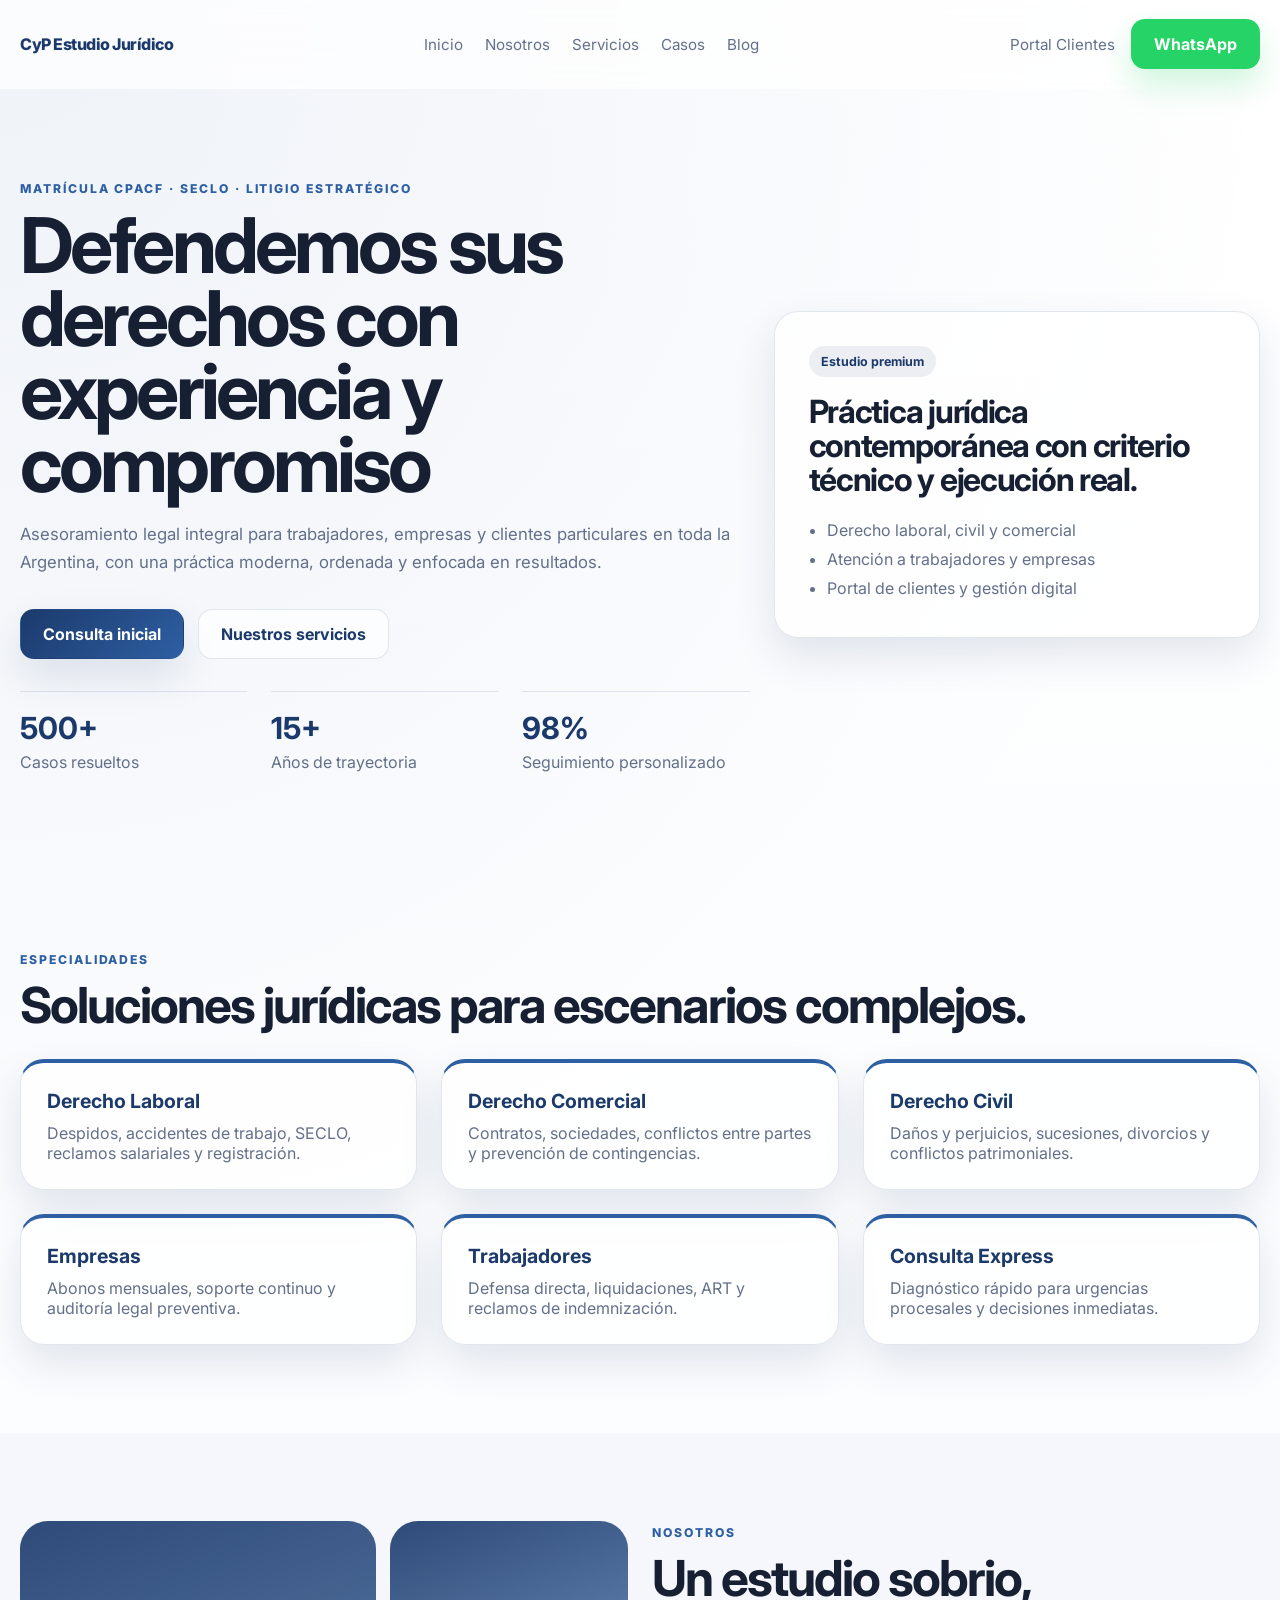
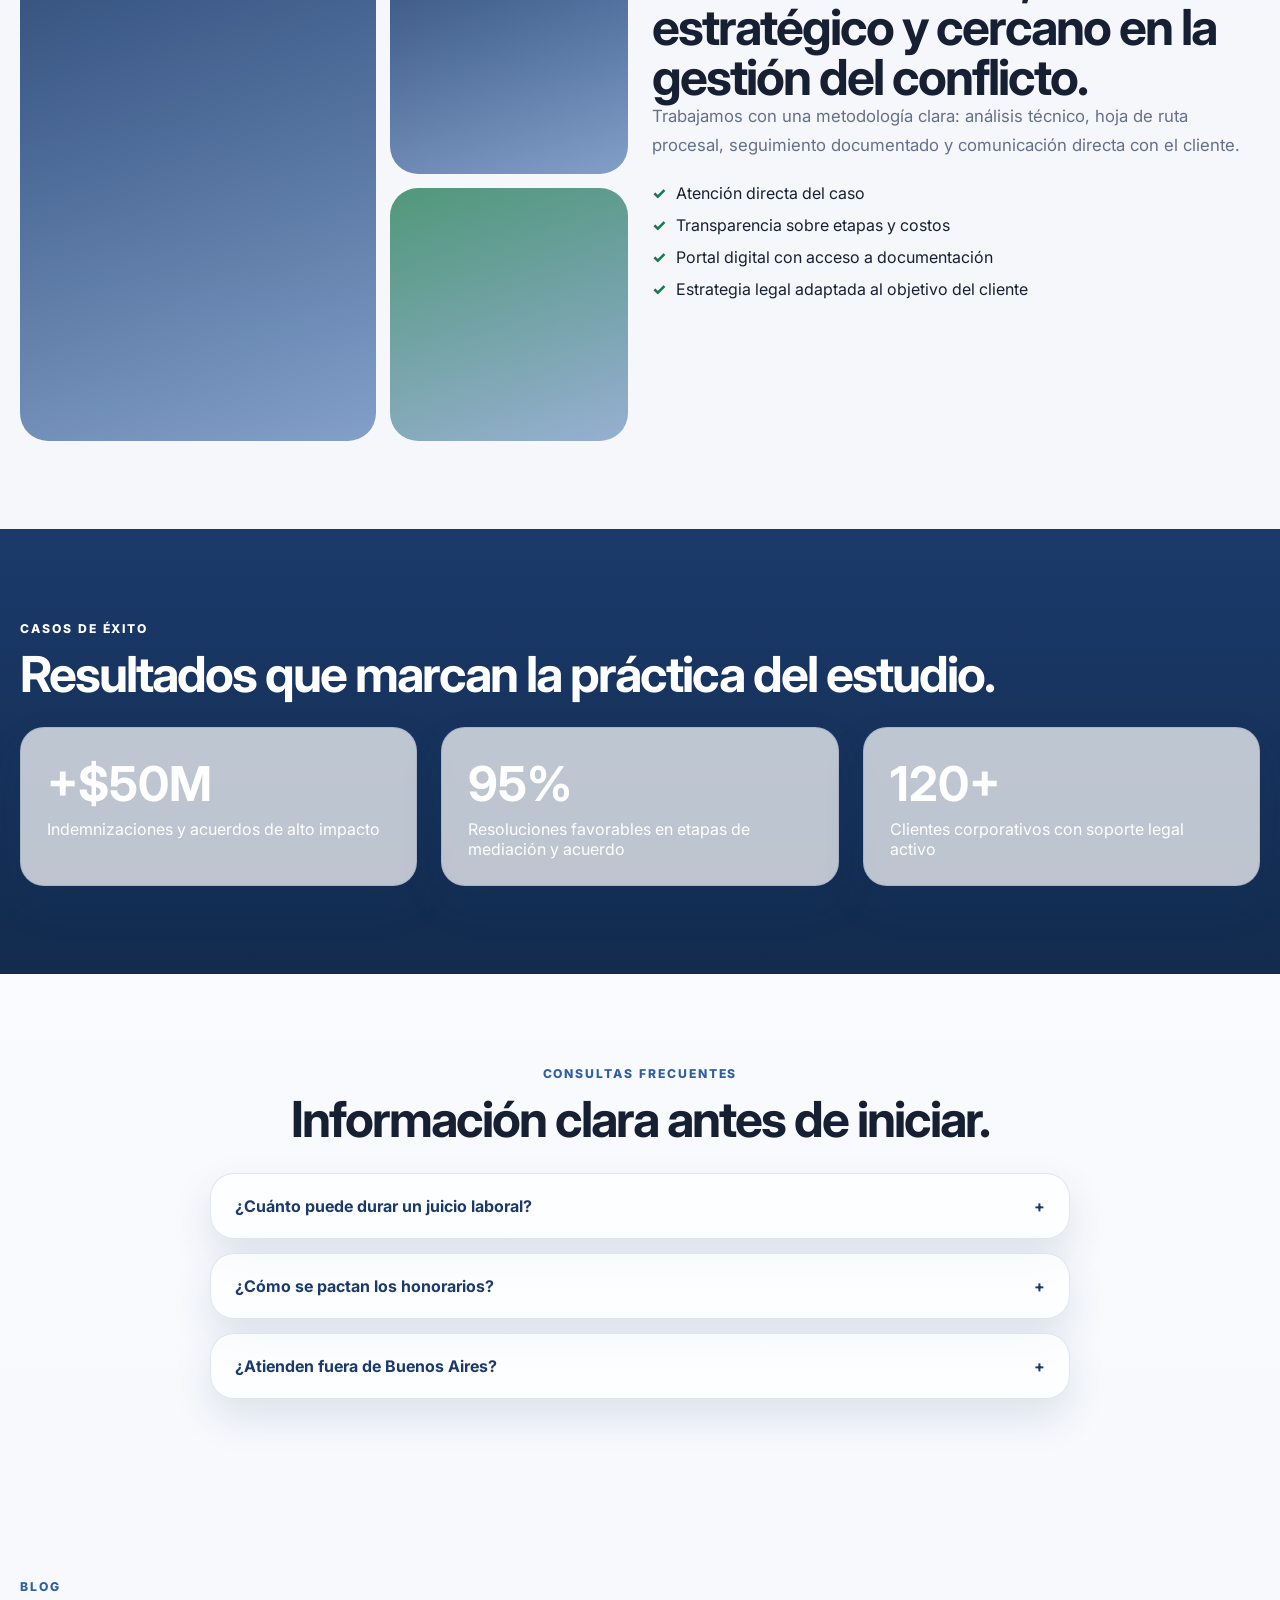
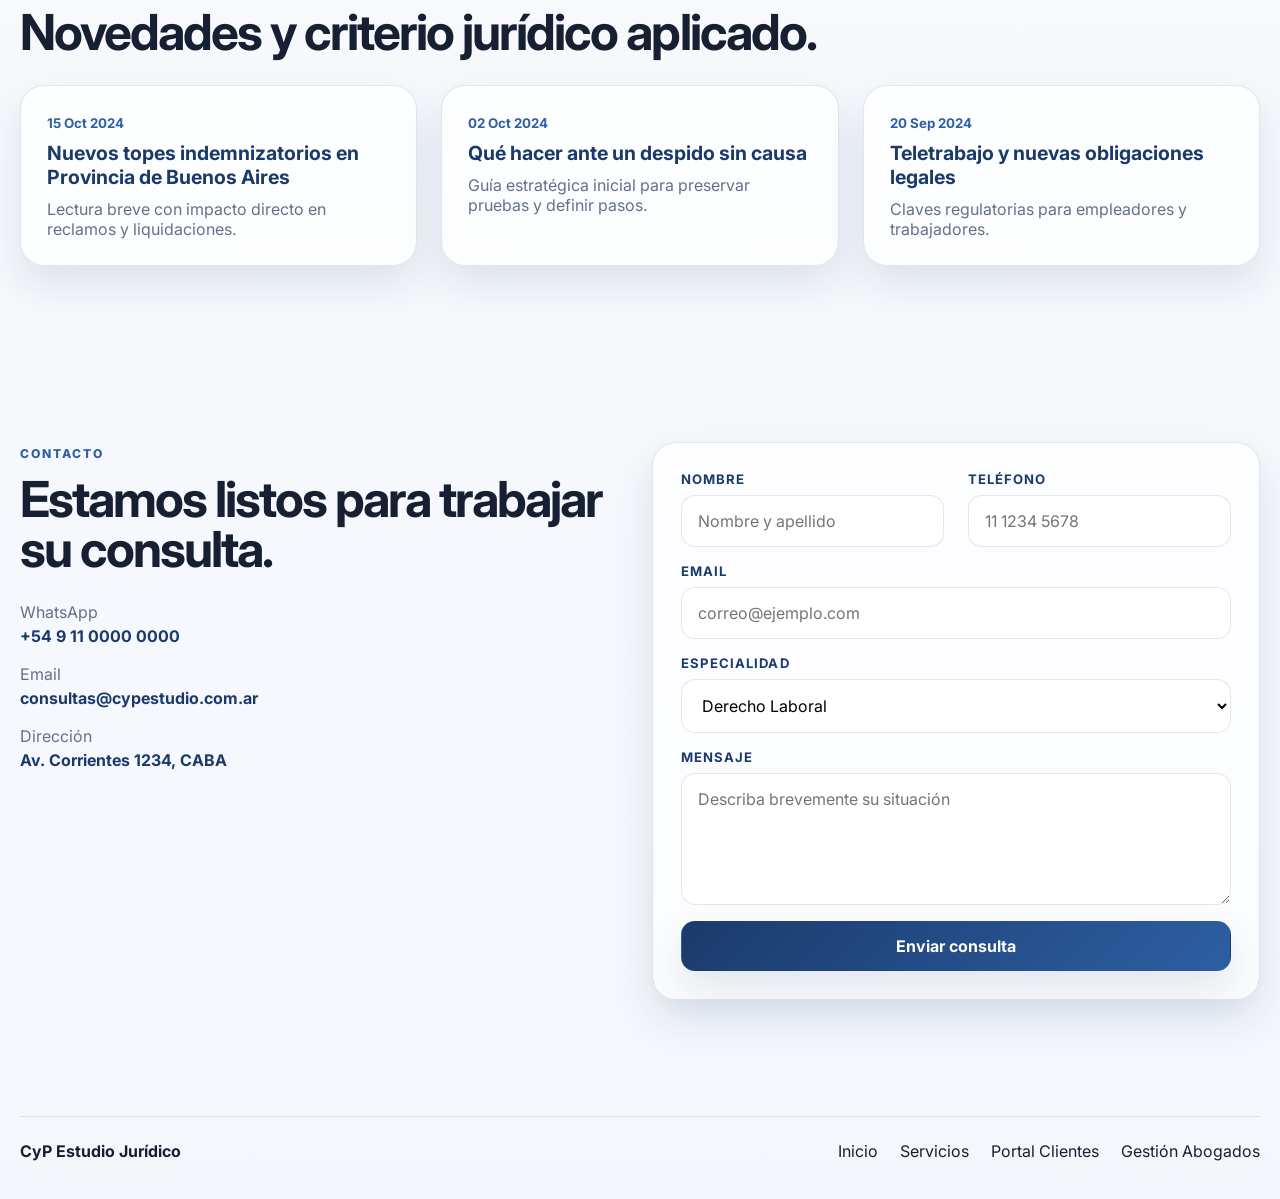
<file: index.html>
<!doctype html>
<html lang="es-AR">
  <head>
    <meta charset="UTF-8" />
    <meta name="viewport" content="width=device-width, initial-scale=1.0" />
    <title>CyP Estudio Jurídico | Excelencia Legal en Argentina</title>
    <link rel="preconnect" href="https://fonts.googleapis.com" />
    <link rel="preconnect" href="https://fonts.gstatic.com" crossorigin />
    <link href="https://fonts.googleapis.com/css2?family=Inter:wght@400;500;600;700;800&display=swap" rel="stylesheet" />
    <link rel="stylesheet" href="./styles.css" />
  </head>
  <body>
    <header class="topbar" id="topbar">
      <div class="shell topbar-inner">
        <a class="brand" href="#inicio">CyP Estudio Jurídico</a>
        <nav class="nav">
          <a href="#inicio">Inicio</a>
          <a href="#nosotros">Nosotros</a>
          <a href="#servicios">Servicios</a>
          <a href="#casos">Casos</a>
          <a href="#blog">Blog</a>
        </nav>
        <div class="topbar-actions">
          <a class="nav-link-muted" href="./portal.html">Portal Clientes</a>
          <a class="button button-whatsapp" href="https://wa.me/5491100000000">WhatsApp</a>
        </div>
      </div>
    </header>

    <main>
      <section class="hero-section" id="inicio">
        <div class="shell hero-grid">
          <div class="hero-copy">
            <span class="kicker">Matrícula CPACF · SECLO · Litigio estratégico</span>
            <h1>Defendemos sus derechos con experiencia y compromiso</h1>
            <p>Asesoramiento legal integral para trabajadores, empresas y clientes particulares en toda la Argentina, con una práctica moderna, ordenada y enfocada en resultados.</p>
            <div class="hero-actions">
              <a class="button button-primary" href="#contacto">Consulta inicial</a>
              <a class="button button-secondary" href="#servicios">Nuestros servicios</a>
            </div>
            <div class="hero-stats">
              <article><strong>500+</strong><span>Casos resueltos</span></article>
              <article><strong>15+</strong><span>Años de trayectoria</span></article>
              <article><strong>98%</strong><span>Seguimiento personalizado</span></article>
            </div>
          </div>
          <aside class="hero-panel">
            <div class="hero-panel-glass">
              <span class="panel-chip">Estudio premium</span>
              <h2>Práctica jurídica contemporánea con criterio técnico y ejecución real.</h2>
              <ul>
                <li>Derecho laboral, civil y comercial</li>
                <li>Atención a trabajadores y empresas</li>
                <li>Portal de clientes y gestión digital</li>
              </ul>
            </div>
          </aside>
        </div>
      </section>

      <section class="section section-light" id="servicios">
        <div class="shell">
          <div class="section-heading">
            <span class="kicker">Especialidades</span>
            <h2>Soluciones jurídicas para escenarios complejos.</h2>
          </div>
          <div class="services-grid">
            <article class="service-card"><h3>Derecho Laboral</h3><p>Despidos, accidentes de trabajo, SECLO, reclamos salariales y registración.</p></article>
            <article class="service-card"><h3>Derecho Comercial</h3><p>Contratos, sociedades, conflictos entre partes y prevención de contingencias.</p></article>
            <article class="service-card"><h3>Derecho Civil</h3><p>Daños y perjuicios, sucesiones, divorcios y conflictos patrimoniales.</p></article>
            <article class="service-card"><h3>Empresas</h3><p>Abonos mensuales, soporte continuo y auditoría legal preventiva.</p></article>
            <article class="service-card"><h3>Trabajadores</h3><p>Defensa directa, liquidaciones, ART y reclamos de indemnización.</p></article>
            <article class="service-card"><h3>Consulta Express</h3><p>Diagnóstico rápido para urgencias procesales y decisiones inmediatas.</p></article>
          </div>
        </div>
      </section>

      <section class="section section-muted" id="nosotros">
        <div class="shell about-grid">
          <div class="about-visual">
            <div class="portrait portrait-large"></div>
            <div class="portrait-stack">
              <div class="portrait portrait-small"></div>
              <div class="portrait portrait-small portrait-alt"></div>
            </div>
          </div>
          <div class="about-copy">
            <span class="kicker">Nosotros</span>
            <h2>Un estudio sobrio, estratégico y cercano en la gestión del conflicto.</h2>
            <p>Trabajamos con una metodología clara: análisis técnico, hoja de ruta procesal, seguimiento documentado y comunicación directa con el cliente.</p>
            <ul class="check-list">
              <li>Atención directa del caso</li>
              <li>Transparencia sobre etapas y costos</li>
              <li>Portal digital con acceso a documentación</li>
              <li>Estrategia legal adaptada al objetivo del cliente</li>
            </ul>
          </div>
        </div>
      </section>

      <section class="section section-dark" id="casos">
        <div class="shell">
          <div class="section-heading section-heading-light">
            <span class="kicker">Casos de éxito</span>
            <h2>Resultados que marcan la práctica del estudio.</h2>
          </div>
          <div class="results-grid">
            <article class="result-card"><strong>+$50M</strong><span>Indemnizaciones y acuerdos de alto impacto</span></article>
            <article class="result-card"><strong>95%</strong><span>Resoluciones favorables en etapas de mediación y acuerdo</span></article>
            <article class="result-card"><strong>120+</strong><span>Clientes corporativos con soporte legal activo</span></article>
          </div>
        </div>
      </section>

      <section class="section section-light">
        <div class="shell faq-shell">
          <div class="section-heading center">
            <span class="kicker">Consultas frecuentes</span>
            <h2>Información clara antes de iniciar.</h2>
          </div>
          <div class="faq-list">
            <article class="faq-item"><button class="faq-trigger" type="button"><span>¿Cuánto puede durar un juicio laboral?</span><span>+</span></button><div class="faq-content"><p>Depende del fuero y de la etapa, pero siempre se evalúa primero la vía más eficiente de resolución.</p></div></article>
            <article class="faq-item"><button class="faq-trigger" type="button"><span>¿Cómo se pactan los honorarios?</span><span>+</span></button><div class="faq-content"><p>Según el asunto: cuota litis, honorario fijo por etapa o abono mensual para empresas.</p></div></article>
            <article class="faq-item"><button class="faq-trigger" type="button"><span>¿Atienden fuera de Buenos Aires?</span><span>+</span></button><div class="faq-content"><p>Sí. La estructura está preparada para expedientes digitales y coordinación remota.</p></div></article>
          </div>
        </div>
      </section>

      <section class="section section-light" id="blog">
        <div class="shell">
          <div class="section-heading">
            <span class="kicker">Blog</span>
            <h2>Novedades y criterio jurídico aplicado.</h2>
          </div>
          <div class="blog-grid">
            <article class="blog-card"><small>15 Oct 2024</small><h3>Nuevos topes indemnizatorios en Provincia de Buenos Aires</h3><p>Lectura breve con impacto directo en reclamos y liquidaciones.</p></article>
            <article class="blog-card"><small>02 Oct 2024</small><h3>Qué hacer ante un despido sin causa</h3><p>Guía estratégica inicial para preservar pruebas y definir pasos.</p></article>
            <article class="blog-card"><small>20 Sep 2024</small><h3>Teletrabajo y nuevas obligaciones legales</h3><p>Claves regulatorias para empleadores y trabajadores.</p></article>
          </div>
        </div>
      </section>

      <section class="section section-contact" id="contacto">
        <div class="shell contact-grid">
          <div class="contact-copy">
            <span class="kicker">Contacto</span>
            <h2>Estamos listos para trabajar su consulta.</h2>
            <div class="contact-data">
              <div><span>WhatsApp</span><strong>+54 9 11 0000 0000</strong></div>
              <div><span>Email</span><strong>consultas@cypestudio.com.ar</strong></div>
              <div><span>Dirección</span><strong>Av. Corrientes 1234, CABA</strong></div>
            </div>
          </div>
          <form class="contact-form">
            <div class="form-row">
              <label><span>Nombre</span><input type="text" placeholder="Nombre y apellido" /></label>
              <label><span>Teléfono</span><input type="tel" placeholder="11 1234 5678" /></label>
            </div>
            <label><span>Email</span><input type="email" placeholder="correo@ejemplo.com" /></label>
            <label><span>Especialidad</span><select><option>Derecho Laboral</option><option>Derecho Comercial</option><option>Derecho Civil</option><option>Consulta General</option></select></label>
            <label><span>Mensaje</span><textarea rows="5" placeholder="Describa brevemente su situación"></textarea></label>
            <button class="button button-primary button-block" type="submit">Enviar consulta</button>
          </form>
        </div>
      </section>
    </main>

    <footer class="footer">
      <div class="shell footer-inner">
        <strong>CyP Estudio Jurídico</strong>
        <div class="footer-links">
          <a href="#inicio">Inicio</a>
          <a href="#servicios">Servicios</a>
          <a href="./portal.html">Portal Clientes</a>
          <a href="./expediente.html">Gestión Abogados</a>
        </div>
      </div>
    </footer>

    <script src="./script.js"></script>
  </body>
</html>
</file>
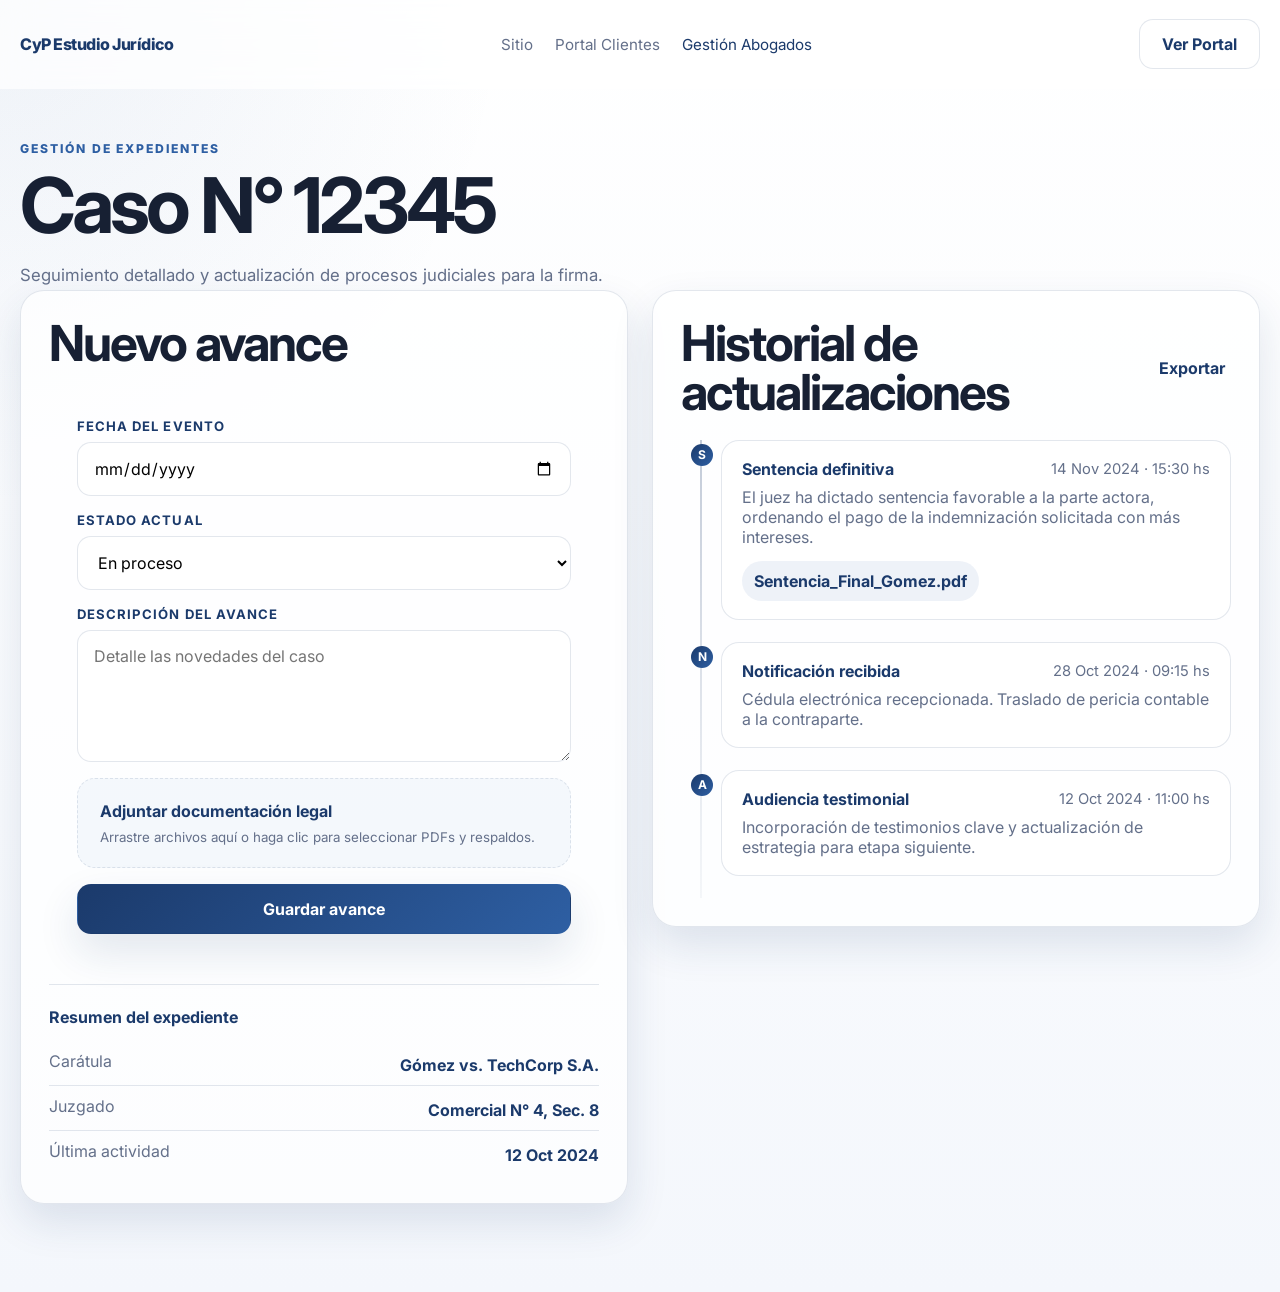
<file: expediente.html>
<!doctype html>
<html lang="es-AR">
  <head>
    <meta charset="UTF-8" />
    <meta name="viewport" content="width=device-width, initial-scale=1.0" />
    <title>CyP | Gestión de Expedientes</title>
    <link rel="preconnect" href="https://fonts.googleapis.com" />
    <link rel="preconnect" href="https://fonts.gstatic.com" crossorigin />
    <link href="https://fonts.googleapis.com/css2?family=Inter:wght@400;500;600;700;800&display=swap" rel="stylesheet" />
    <link rel="stylesheet" href="./styles.css" />
  </head>
  <body class="panel-body">
    <header class="topbar" id="topbar">
      <div class="shell topbar-inner">
        <a class="brand" href="./index.html">CyP Estudio Jurídico</a>
        <nav class="nav">
          <a href="./index.html">Sitio</a>
          <a href="./portal.html">Portal Clientes</a>
          <a href="./expediente.html" class="active">Gestión Abogados</a>
        </nav>
        <a class="button button-secondary" href="./portal.html">Ver Portal</a>
      </div>
    </header>

    <main class="shell panel-main">
      <section class="panel-header">
        <span class="kicker">Gestión de Expedientes</span>
        <h1>Caso N° 12345</h1>
        <p>Seguimiento detallado y actualización de procesos judiciales para la firma.</p>
      </section>

      <section class="management-grid">
        <aside class="management-card">
          <div class="card-heading"><h2>Nuevo avance</h2></div>
          <form class="stack-form">
            <label><span>Fecha del evento</span><input type="date" /></label>
            <label><span>Estado actual</span><select><option>En proceso</option><option>Notificado</option><option>En audiencia</option><option>Sentencia</option><option>Archivado</option></select></label>
            <label><span>Descripción del avance</span><textarea rows="5" placeholder="Detalle las novedades del caso"></textarea></label>
            <label class="dropzone">
              <input type="file" />
              <strong>Adjuntar documentación legal</strong>
              <small>Arrastre archivos aquí o haga clic para seleccionar PDFs y respaldos.</small>
            </label>
            <button class="button button-primary button-block" type="submit">Guardar avance</button>
          </form>

          <div class="summary-card">
            <h3>Resumen del expediente</h3>
            <div class="summary-row"><span>Carátula</span><strong>Gómez vs. TechCorp S.A.</strong></div>
            <div class="summary-row"><span>Juzgado</span><strong>Comercial N° 4, Sec. 8</strong></div>
            <div class="summary-row"><span>Última actividad</span><strong>12 Oct 2024</strong></div>
          </div>
        </aside>

        <section class="management-card">
          <div class="card-heading"><h2>Historial de actualizaciones</h2><button class="text-action" type="button">Exportar</button></div>
          <div class="timeline">
            <article class="timeline-item">
              <div class="timeline-icon">S</div>
              <div class="timeline-content">
                <div class="timeline-head"><strong>Sentencia definitiva</strong><span>14 Nov 2024 · 15:30 hs</span></div>
                <p>El juez ha dictado sentencia favorable a la parte actora, ordenando el pago de la indemnización solicitada con más intereses.</p>
                <div class="document-pill">Sentencia_Final_Gomez.pdf</div>
              </div>
            </article>
            <article class="timeline-item">
              <div class="timeline-icon">N</div>
              <div class="timeline-content">
                <div class="timeline-head"><strong>Notificación recibida</strong><span>28 Oct 2024 · 09:15 hs</span></div>
                <p>Cédula electrónica recepcionada. Traslado de pericia contable a la contraparte.</p>
              </div>
            </article>
            <article class="timeline-item">
              <div class="timeline-icon">A</div>
              <div class="timeline-content">
                <div class="timeline-head"><strong>Audiencia testimonial</strong><span>12 Oct 2024 · 11:00 hs</span></div>
                <p>Incorporación de testimonios clave y actualización de estrategia para etapa siguiente.</p>
              </div>
            </article>
          </div>
        </section>
      </section>
    </main>
  </body>
</html>
</file>
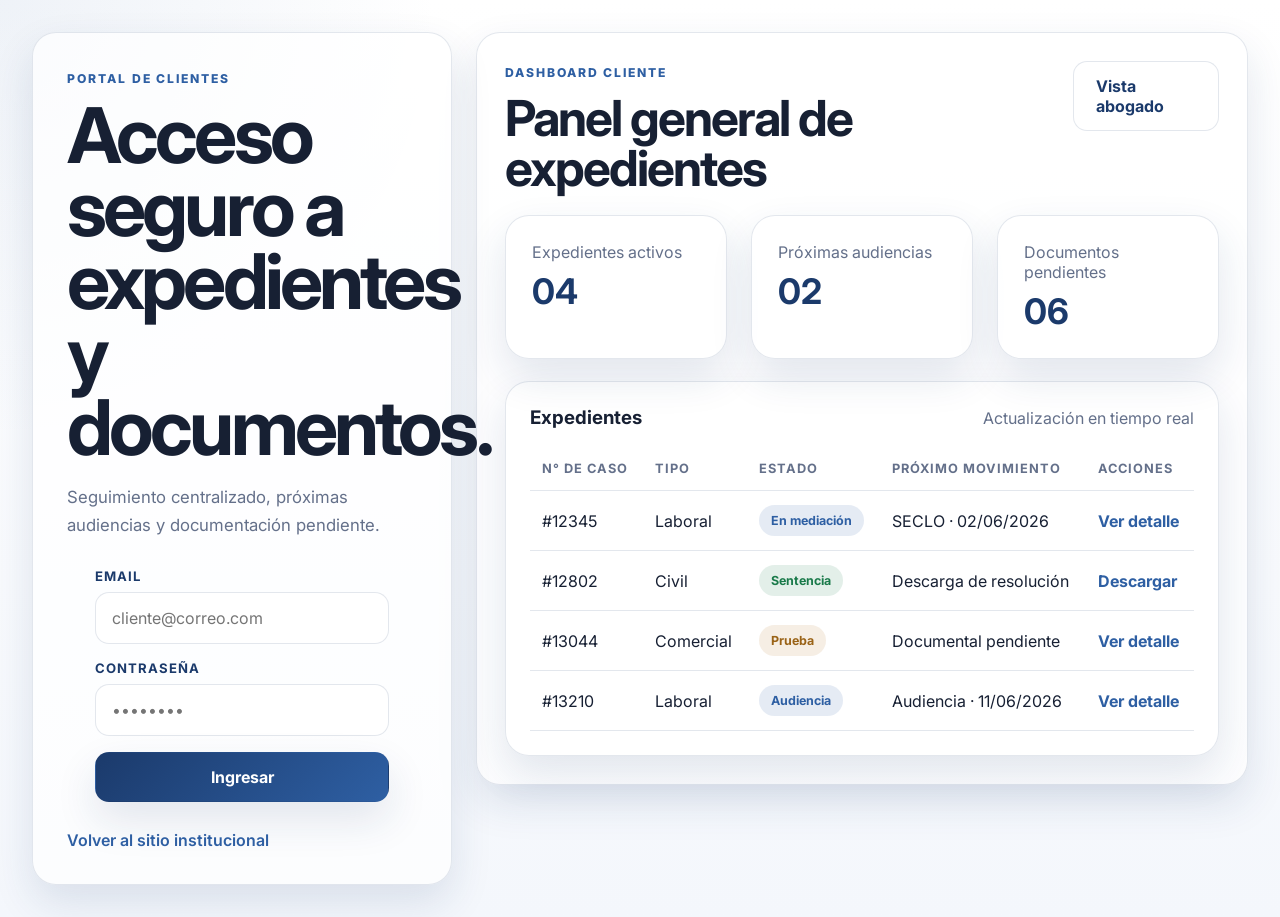
<file: portal.html>
<!doctype html>
<html lang="es-AR">
  <head>
    <meta charset="UTF-8" />
    <meta name="viewport" content="width=device-width, initial-scale=1.0" />
    <title>CyP | Portal de Clientes</title>
    <link rel="preconnect" href="https://fonts.googleapis.com" />
    <link rel="preconnect" href="https://fonts.gstatic.com" crossorigin />
    <link href="https://fonts.googleapis.com/css2?family=Inter:wght@400;500;600;700;800&display=swap" rel="stylesheet" />
    <link rel="stylesheet" href="./styles.css" />
  </head>
  <body class="portal-body">
    <main class="portal-shell">
      <section class="login-panel">
        <span class="kicker">Portal de Clientes</span>
        <h1>Acceso seguro a expedientes y documentos.</h1>
        <p>Seguimiento centralizado, próximas audiencias y documentación pendiente.</p>
        <form class="login-form">
          <label><span>Email</span><input type="email" placeholder="cliente@correo.com" /></label>
          <label><span>Contraseña</span><input type="password" placeholder="••••••••" /></label>
          <button class="button button-primary button-block" type="button">Ingresar</button>
        </form>
        <a class="back-link" href="./index.html">Volver al sitio institucional</a>
      </section>

      <section class="dashboard-panel">
        <div class="dashboard-topbar">
          <div>
            <span class="kicker">Dashboard Cliente</span>
            <h2>Panel general de expedientes</h2>
          </div>
          <a class="button button-secondary" href="./expediente.html">Vista abogado</a>
        </div>

        <div class="kpi-grid">
          <article class="kpi-card"><span>Expedientes activos</span><strong>04</strong></article>
          <article class="kpi-card"><span>Próximas audiencias</span><strong>02</strong></article>
          <article class="kpi-card"><span>Documentos pendientes</span><strong>06</strong></article>
        </div>

        <div class="table-card">
          <div class="table-card-head">
            <h3>Expedientes</h3>
            <span>Actualización en tiempo real</span>
          </div>
          <div class="table-wrap">
            <table>
              <thead>
                <tr><th>N° de Caso</th><th>Tipo</th><th>Estado</th><th>Próximo movimiento</th><th>Acciones</th></tr>
              </thead>
              <tbody>
                <tr><td>#12345</td><td>Laboral</td><td><span class="status-pill status-blue">En mediación</span></td><td>SECLO · 02/06/2026</td><td><a href="./expediente.html">Ver detalle</a></td></tr>
                <tr><td>#12802</td><td>Civil</td><td><span class="status-pill status-green">Sentencia</span></td><td>Descarga de resolución</td><td><a href="./expediente.html">Descargar</a></td></tr>
                <tr><td>#13044</td><td>Comercial</td><td><span class="status-pill status-amber">Prueba</span></td><td>Documental pendiente</td><td><a href="./expediente.html">Ver detalle</a></td></tr>
                <tr><td>#13210</td><td>Laboral</td><td><span class="status-pill status-blue">Audiencia</span></td><td>Audiencia · 11/06/2026</td><td><a href="./expediente.html">Ver detalle</a></td></tr>
              </tbody>
            </table>
          </div>
        </div>
      </section>
    </main>
  </body>
</html>
</file>
<file: styles.css>
:root {
  --primary: #1b3a6b;
  --secondary: #2e5fa3;
  --success: #1a7a4a;
  --whatsapp: #25d366;
  --bg: #f4f7fc;
  --white: #ffffff;
  --text: #172033;
  --muted: #64708a;
  --line: rgba(27, 58, 107, 0.12);
  --glass: rgba(255, 255, 255, 0.72);
  --shadow: 0 18px 42px rgba(27, 58, 107, 0.12);
  --radius: 24px;
}

* { box-sizing: border-box; }
html { scroll-behavior: smooth; }
body {
  margin: 0;
  font-family: "Inter", sans-serif;
  color: var(--text);
  background: radial-gradient(circle at top left, rgba(46, 95, 163, 0.08), transparent 28%), linear-gradient(180deg, #ffffff 0%, var(--bg) 100%);
}
h1, h2, h3, p { margin: 0; }
a { color: inherit; text-decoration: none; }
button, input, select, textarea { font: inherit; }
.shell { width: min(1240px, calc(100% - 32px)); margin: 0 auto; }

.topbar {
  position: sticky;
  top: 0;
  z-index: 40;
  backdrop-filter: blur(16px);
  background: rgba(255, 255, 255, 0.72);
  border-bottom: 1px solid transparent;
  transition: box-shadow 160ms ease, border-color 160ms ease;
}
.topbar.is-scrolled { box-shadow: 0 12px 30px rgba(27, 58, 107, 0.08); border-color: var(--line); }
.topbar-inner {
  min-height: 88px;
  display: flex;
  align-items: center;
  justify-content: space-between;
  gap: 24px;
}
.brand { font-weight: 800; color: var(--primary); letter-spacing: -0.03em; }
.nav, .topbar-actions, .hero-actions, .footer-links, .timeline-head, .card-heading { display: flex; align-items: center; }
.nav, .footer-links { gap: 22px; }
.nav a, .nav-link-muted { color: var(--muted); font-size: 0.95rem; }
.nav a:hover, .nav a.active, .nav-link-muted:hover { color: var(--primary); }
.topbar-actions { gap: 16px; }

.button {
  display: inline-flex;
  align-items: center;
  justify-content: center;
  padding: 14px 22px;
  border-radius: 14px;
  font-weight: 700;
  border: 1px solid transparent;
  transition: transform 150ms ease, box-shadow 150ms ease;
}
.button:hover { transform: translateY(-1px); }
.button-primary { color: var(--white); background: linear-gradient(135deg, var(--primary), var(--secondary)); box-shadow: var(--shadow); }
.button-secondary { color: var(--primary); background: rgba(255, 255, 255, 0.7); border-color: var(--line); }
.button-whatsapp { color: var(--white); background: var(--whatsapp); box-shadow: 0 16px 32px rgba(37, 211, 102, 0.22); }
.button-block { width: 100%; }

.kicker {
  display: inline-block;
  margin-bottom: 14px;
  font-size: 0.76rem;
  font-weight: 800;
  text-transform: uppercase;
  letter-spacing: 0.16em;
  color: var(--secondary);
}

.hero-section, .section, .panel-main { padding: 88px 0; }
.hero-grid, .about-grid, .contact-grid, .management-grid, .portal-shell, .services-grid, .results-grid, .blog-grid, .hero-stats, .kpi-grid, .form-row {
  display: grid;
  gap: 24px;
}
.hero-grid { grid-template-columns: minmax(0, 1.2fr) minmax(320px, 0.8fr); align-items: center; }
.hero-copy h1, .panel-header h1, .login-panel h1 {
  font-size: clamp(3rem, 6vw, 5.2rem);
  line-height: 0.95;
  letter-spacing: -0.05em;
  margin-bottom: 18px;
}
.hero-copy > p, .about-copy p, .login-panel p, .panel-header p { color: var(--muted); line-height: 1.7; font-size: 1.05rem; }
.hero-actions { gap: 14px; flex-wrap: wrap; margin: 32px 0; }
.hero-stats { grid-template-columns: repeat(3, minmax(0, 1fr)); }
.hero-stats article { padding: 18px 0 0; border-top: 1px solid var(--line); }
.hero-stats strong { display: block; margin-bottom: 6px; font-size: 1.9rem; color: var(--primary); }
.hero-stats span, .service-card p, .faq-content p, .blog-card p, .contact-data span, .timeline-content p, .summary-row span, .kpi-card span, .table-card-head span { color: var(--muted); }

.hero-panel-glass, .service-card, .result-card, .faq-item, .blog-card, .contact-form, .login-panel, .dashboard-panel, .table-card, .management-card, .kpi-card {
  background: var(--glass);
  border: 1px solid var(--line);
  border-radius: var(--radius);
  box-shadow: var(--shadow);
}
.hero-panel-glass { padding: 34px; }
.panel-chip {
  display: inline-flex;
  padding: 8px 12px;
  border-radius: 999px;
  background: rgba(27, 58, 107, 0.08);
  color: var(--primary);
  font-size: 0.78rem;
  font-weight: 700;
}
.hero-panel-glass h2 { margin: 18px 0 20px; font-size: 2rem; line-height: 1.05; letter-spacing: -0.04em; }
.hero-panel-glass ul { margin: 0; padding-left: 18px; color: var(--muted); line-height: 1.8; }

.section-heading { margin-bottom: 28px; }
.section-heading.center { text-align: center; }
.section-heading h2, .about-copy h2, .contact-copy h2, .dashboard-topbar h2, .card-heading h2 {
  font-size: clamp(2rem, 4vw, 3.1rem);
  line-height: 1;
  letter-spacing: -0.04em;
}
.section-muted { background: rgba(244, 247, 252, 0.8); }
.section-dark { background: linear-gradient(180deg, var(--primary), #122b4d); color: var(--white); }
.section-heading-light .kicker, .section-heading-light h2, .result-card span, .result-card strong { color: var(--white); }
.services-grid, .results-grid, .blog-grid { grid-template-columns: repeat(3, minmax(0, 1fr)); }
.service-card, .result-card, .blog-card, .kpi-card { padding: 26px; }
.service-card { border-top: 4px solid var(--secondary); }
.service-card h3, .blog-card h3 { margin-bottom: 10px; color: var(--primary); font-size: 1.22rem; }
.about-grid, .contact-grid, .management-grid { grid-template-columns: repeat(2, minmax(0, 1fr)); align-items: start; }
.about-visual { display: grid; grid-template-columns: 1.2fr 0.8fr; gap: 14px; }
.portrait {
  border-radius: 28px;
  background: linear-gradient(160deg, rgba(27, 58, 107, 0.9), rgba(46, 95, 163, 0.58)), linear-gradient(180deg, #dfe7f6, #f7f9fd);
  min-height: 240px;
}
.portrait-large { min-height: 520px; }
.portrait-stack { display: grid; gap: 14px; }
.portrait-alt { background: linear-gradient(160deg, rgba(26, 122, 74, 0.72), rgba(46, 95, 163, 0.48)), linear-gradient(180deg, #dfe7f6, #f7f9fd); }
.check-list { margin: 24px 0 0; padding: 0; list-style: none; display: grid; gap: 12px; }
.check-list li::before { content: "✓"; color: var(--success); font-weight: 800; margin-right: 10px; }
.result-card strong { display: block; margin-bottom: 6px; font-size: 3rem; }

.faq-shell { width: min(860px, calc(100% - 32px)); }
.faq-list { display: grid; gap: 14px; }
.faq-trigger {
  width: 100%;
  display: flex;
  justify-content: space-between;
  align-items: center;
  gap: 18px;
  padding: 22px 24px;
  border: 0;
  background: transparent;
  color: var(--primary);
  font-weight: 700;
  text-align: left;
  cursor: pointer;
}
.faq-content { display: none; padding: 0 24px 22px; }
.faq-item.open .faq-content { display: block; }

.blog-card small { display: inline-block; margin-bottom: 10px; color: var(--secondary); font-weight: 700; }
.contact-data { display: grid; gap: 18px; margin-top: 28px; }
.contact-data strong, .summary-row strong { display: block; margin-top: 4px; color: var(--primary); }

.contact-form, .stack-form, .login-form { display: grid; gap: 16px; padding: 28px; }
.form-row { grid-template-columns: repeat(2, minmax(0, 1fr)); }
.contact-form label, .stack-form label, .login-form label { display: grid; gap: 8px; }
.contact-form span, .stack-form span, .login-form span {
  font-size: 0.82rem;
  font-weight: 700;
  color: var(--primary);
  text-transform: uppercase;
  letter-spacing: 0.08em;
}
.contact-form input, .contact-form select, .contact-form textarea, .stack-form input, .stack-form select, .stack-form textarea, .login-form input {
  width: 100%;
  padding: 15px 16px;
  border-radius: 14px;
  border: 1px solid var(--line);
  background: rgba(255, 255, 255, 0.92);
  outline: none;
}

.footer { padding: 28px 0 38px; }
.footer-inner { display: flex; justify-content: space-between; gap: 24px; padding-top: 24px; border-top: 1px solid var(--line); }

.portal-shell {
  min-height: 100vh;
  grid-template-columns: minmax(320px, 420px) minmax(0, 1fr);
  padding: 32px;
  align-items: start;
}
.login-panel { padding: 34px; position: sticky; top: 32px; }
.back-link { color: var(--secondary); font-weight: 600; }
.dashboard-panel { padding: 28px; }
.dashboard-topbar { display: flex; justify-content: space-between; gap: 18px; align-items: flex-start; margin-bottom: 22px; }
.kpi-grid { grid-template-columns: repeat(3, minmax(0, 1fr)); margin-bottom: 22px; }
.kpi-card strong { display: block; margin-top: 8px; font-size: 2.2rem; color: var(--primary); }
.table-card { padding: 24px; }
.table-card-head { display: flex; justify-content: space-between; gap: 18px; align-items: baseline; margin-bottom: 18px; }
.table-wrap { overflow-x: auto; }
table { width: 100%; border-collapse: collapse; }
th, td { padding: 14px 12px; text-align: left; border-bottom: 1px solid var(--line); white-space: nowrap; }
th { font-size: 0.8rem; text-transform: uppercase; letter-spacing: 0.08em; color: var(--muted); }
td a { color: var(--secondary); font-weight: 700; }
.status-pill { display: inline-flex; padding: 8px 12px; border-radius: 999px; font-size: 0.78rem; font-weight: 700; }
.status-blue { background: rgba(46, 95, 163, 0.12); color: var(--secondary); }
.status-green { background: rgba(26, 122, 74, 0.12); color: var(--success); }
.status-amber { background: rgba(188, 138, 68, 0.14); color: #9a6317; }

.panel-main { padding-top: 48px; }
.management-card { padding: 28px; }
.card-heading { justify-content: space-between; gap: 18px; margin-bottom: 22px; }
.dropzone { padding: 22px; border: 1.5px dashed var(--line); border-radius: 18px; background: rgba(46, 95, 163, 0.04); }
.dropzone input { display: none; }
.dropzone strong, .document-pill, .text-action { color: var(--primary); }
.dropzone small { color: var(--muted); }
.summary-card { margin-top: 22px; padding-top: 22px; border-top: 1px solid var(--line); }
.summary-card h3 { margin-bottom: 14px; font-size: 1rem; color: var(--primary); }
.summary-row { display: flex; justify-content: space-between; gap: 16px; padding: 10px 0; border-bottom: 1px solid var(--line); }
.summary-row:last-child { border-bottom: 0; }

.timeline { position: relative; margin-left: 10px; padding-left: 30px; }
.timeline::before {
  content: "";
  position: absolute;
  top: 0;
  bottom: 0;
  left: 9px;
  width: 2px;
  background: linear-gradient(180deg, rgba(27, 58, 107, 0.26), rgba(27, 58, 107, 0.04));
}
.timeline-item { position: relative; padding-bottom: 22px; }
.timeline-icon {
  position: absolute;
  top: 4px;
  left: -30px;
  width: 22px;
  height: 22px;
  display: grid;
  place-items: center;
  border-radius: 50%;
  background: linear-gradient(135deg, var(--primary), var(--secondary));
  color: var(--white);
  font-size: 0.75rem;
  font-weight: 700;
}
.timeline-content { padding: 18px 20px; border: 1px solid var(--line); border-radius: 18px; background: rgba(255, 255, 255, 0.88); }
.timeline-head { justify-content: space-between; gap: 18px; margin-bottom: 8px; }
.timeline-head strong { color: var(--primary); }
.timeline-head span { color: var(--muted); font-size: 0.92rem; }
.document-pill { display: inline-flex; margin-top: 14px; padding: 10px 12px; border-radius: 999px; background: rgba(46, 95, 163, 0.08); font-weight: 700; }
.text-action { background: transparent; border: 0; font-weight: 700; cursor: pointer; }

@media (max-width: 1080px) {
  .hero-grid, .about-grid, .contact-grid, .management-grid, .portal-shell, .services-grid, .results-grid, .blog-grid, .kpi-grid, .hero-stats, .form-row {
    grid-template-columns: 1fr;
  }
  .dashboard-topbar, .footer-inner, .timeline-head, .topbar-inner, .card-heading {
    flex-direction: column;
    align-items: flex-start;
  }
  .nav { flex-wrap: wrap; }
  .login-panel { position: static; }
}

@media (max-width: 720px) {
  .shell { width: min(100% - 24px, 1240px); }
  .hero-section, .section, .panel-main { padding: 64px 0; }
  .portal-shell { padding: 12px; }
  .topbar-inner { min-height: auto; padding: 18px 0; }
  .hero-copy h1, .panel-header h1, .login-panel h1 { font-size: 2.6rem; }
}
</file>
